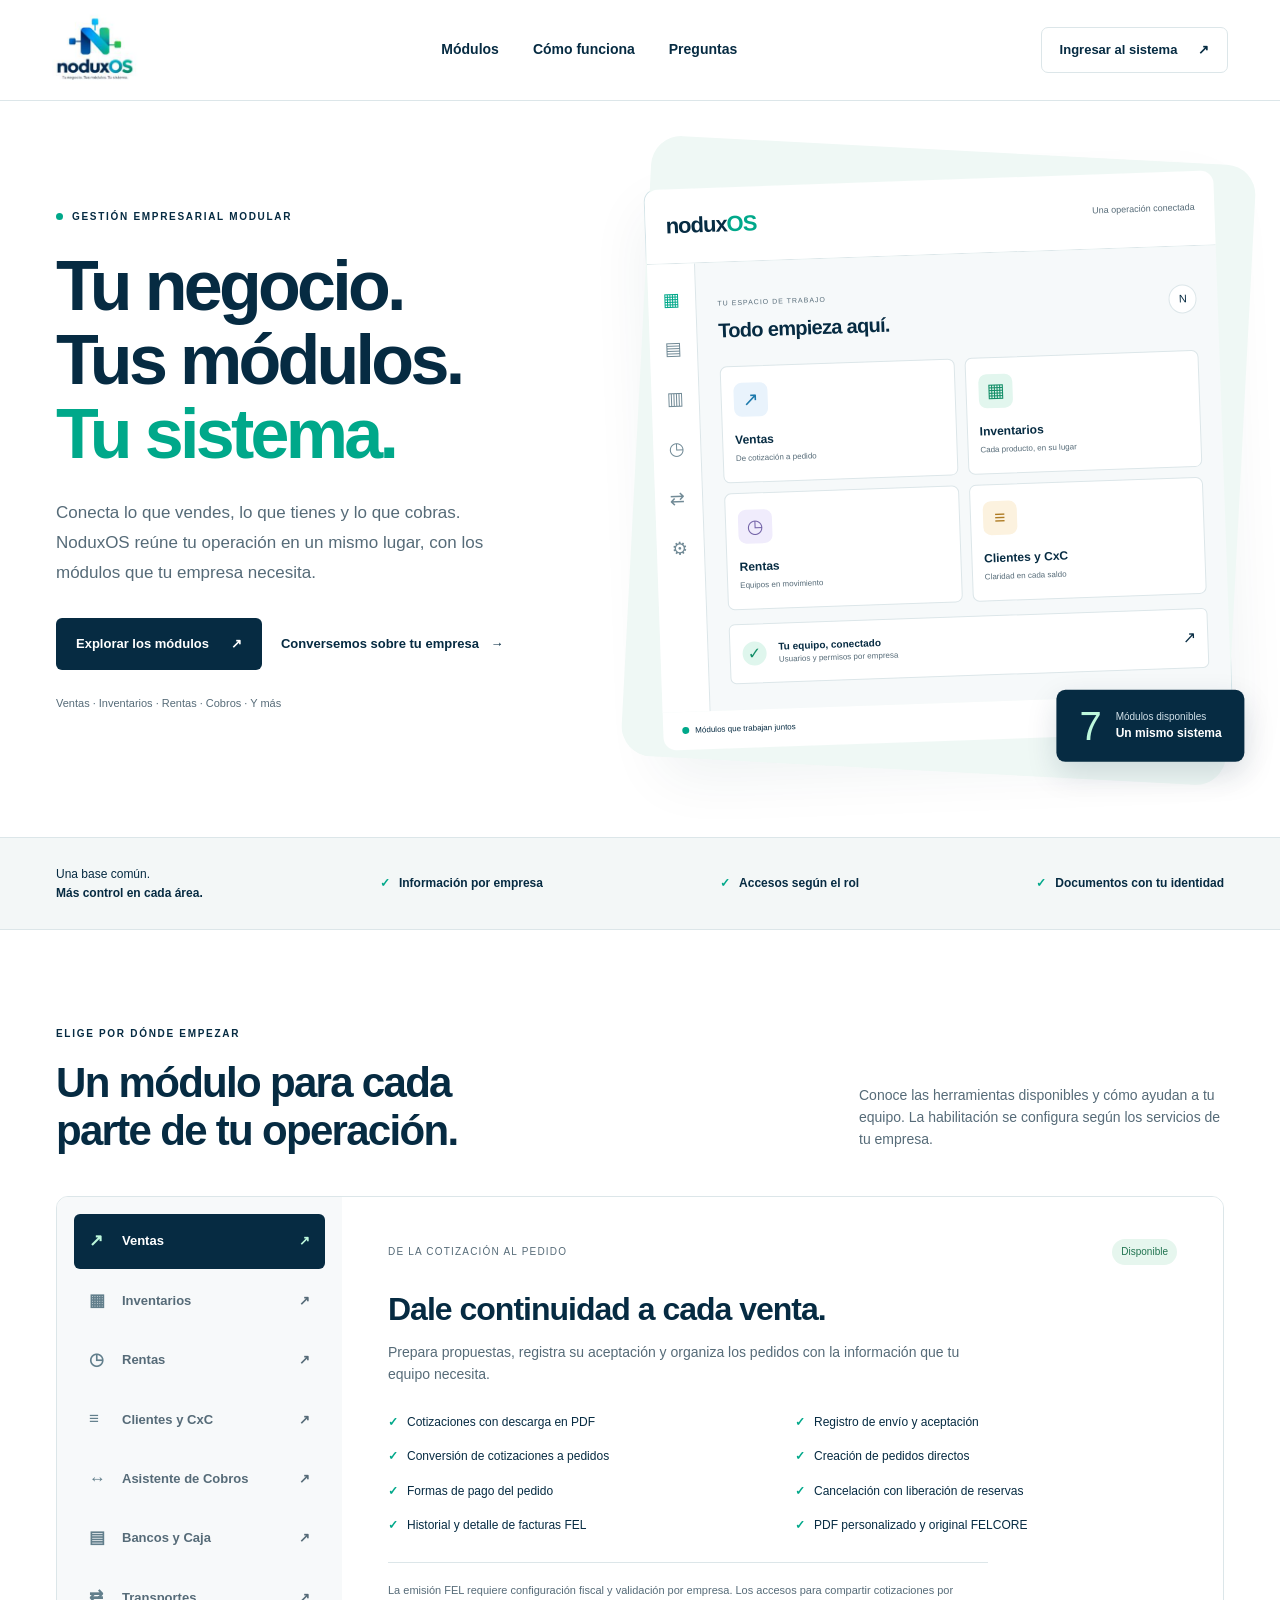
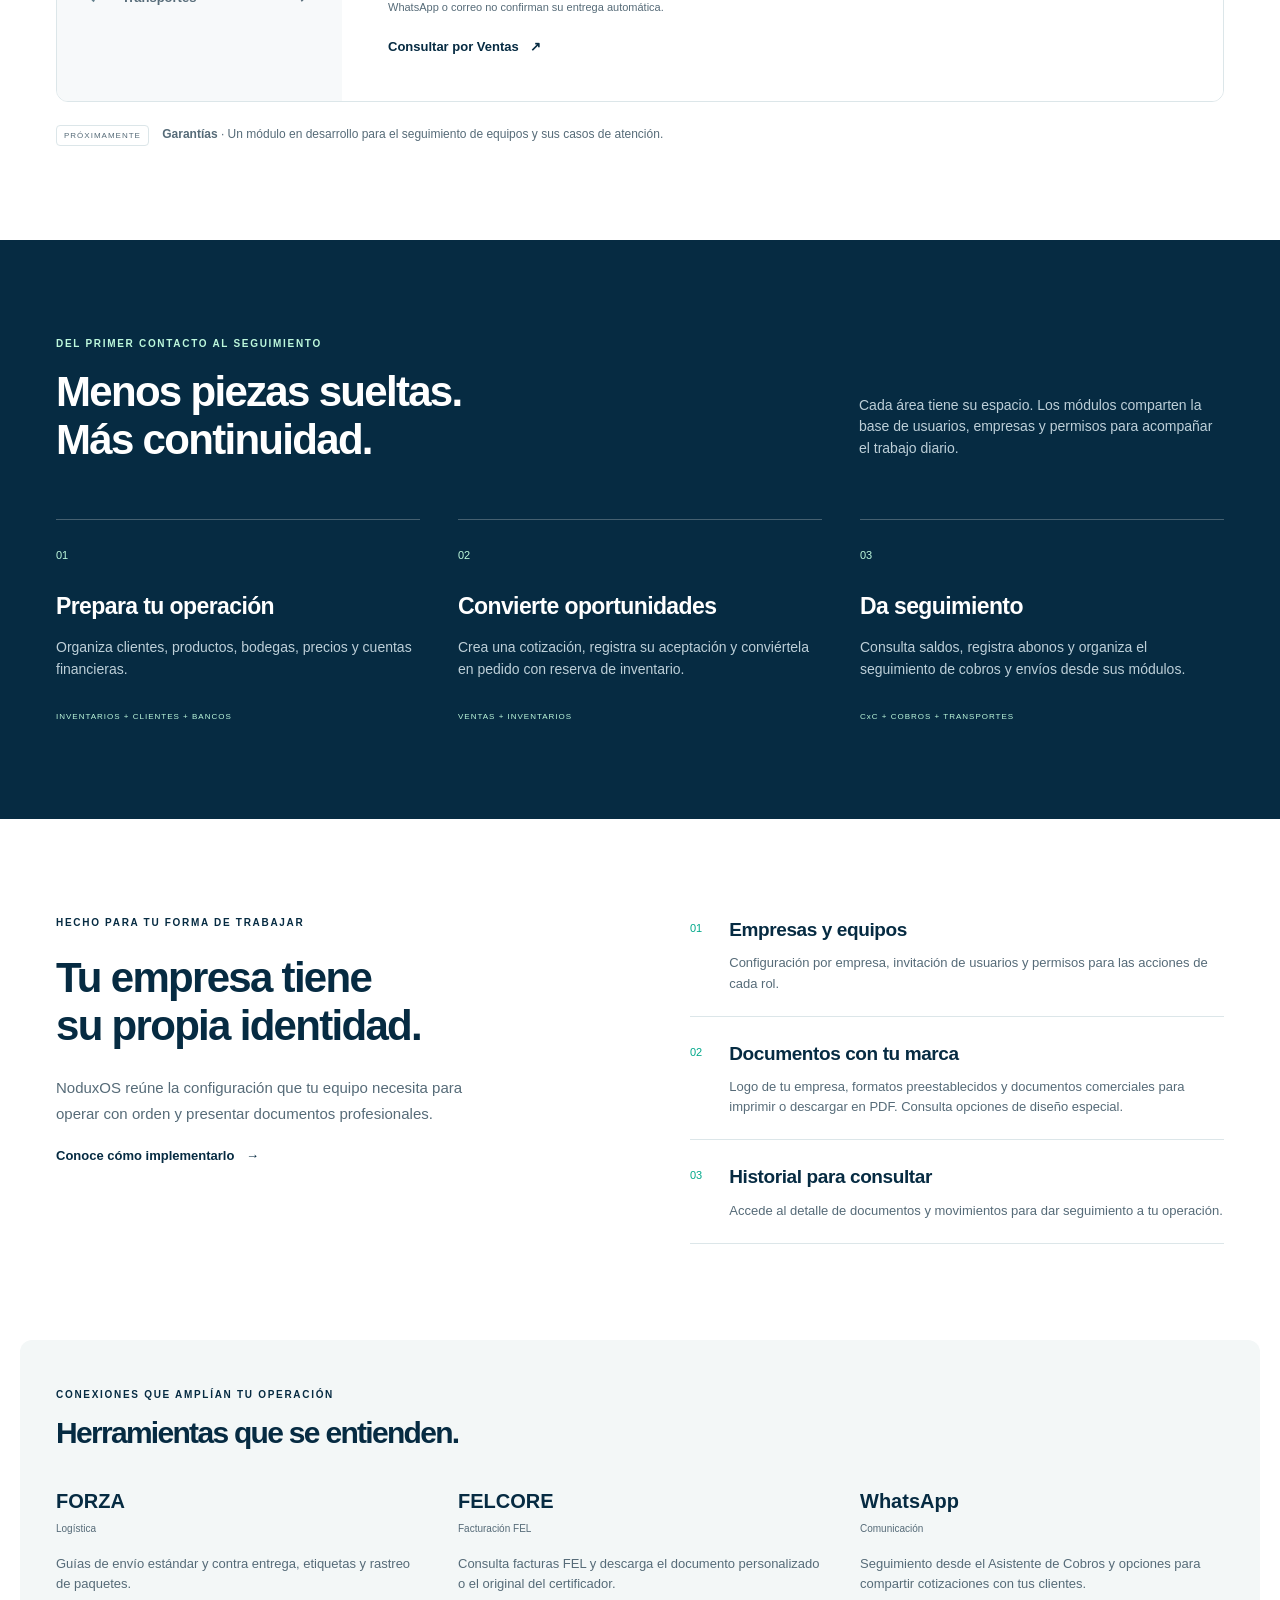
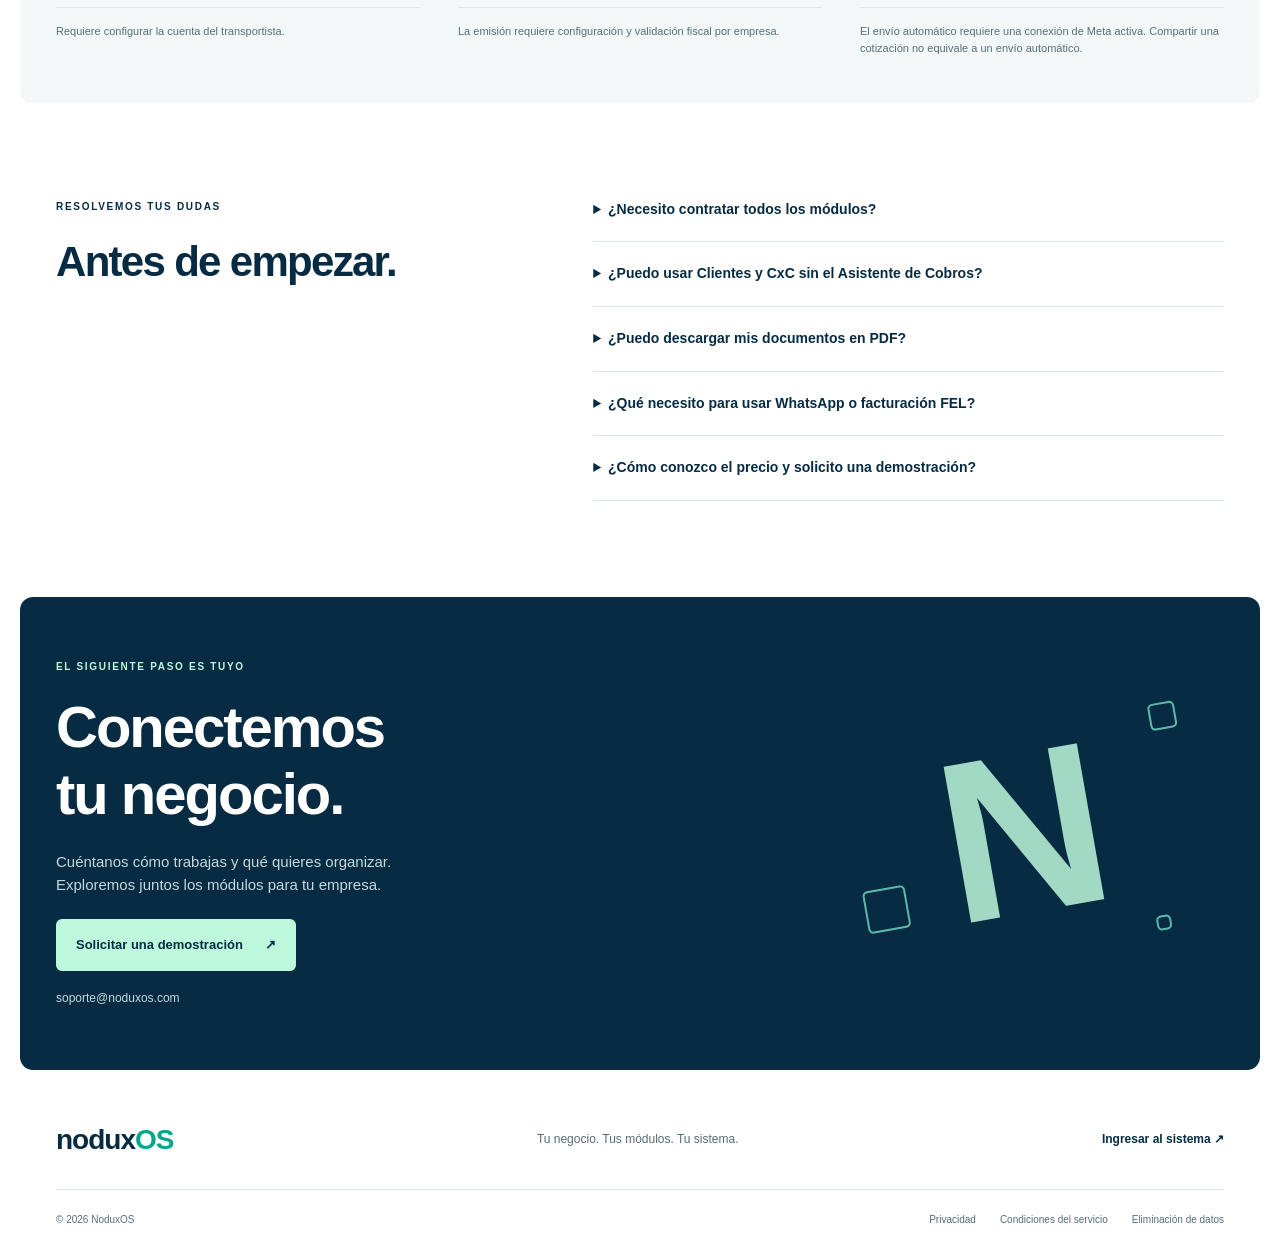
<file: index.html>
<!doctype html>
<html lang="es-GT">
<head>
<meta charset="utf-8"><meta name="viewport" content="width=device-width,initial-scale=1">
<title>NoduxOS | Tu negocio. Tus módulos. Tu sistema.</title>
<meta name="description" content="Conecta ventas, inventarios, rentas, cuentas por cobrar, cobros, bancos y transportes con NoduxOS. Descubre los módulos para gestionar tu empresa en Guatemala.">
<meta name="theme-color" content="#062b42"><link rel="canonical" href="https://noduxos.com/">
<meta property="og:type" content="website"><meta property="og:locale" content="es_GT"><meta property="og:title" content="NoduxOS — Tu negocio. Tus módulos. Tu sistema."><meta property="og:description" content="Una operación conectada. Explora los módulos de ventas, inventarios, rentas, cobros, bancos y transportes."><meta property="og:url" content="https://noduxos.com/">
<link rel="stylesheet" href="assets/site.css">
<script type="module" src="assets/site.js"></script>
</head>
<body>
<a class="skip" href="#contenido">Saltar al contenido</a>
<header class="header"><a class="brand" href="#" aria-label="NoduxOS, inicio"><img class="brand-logo" width="76" height="76" alt="NoduxOS" src="[data-uri]"></a><nav aria-label="Navegación principal"><a href="#modulos">Módulos</a><a href="#conectados">Cómo funciona</a><a href="#preguntas">Preguntas</a></nav><a class="login" href="https://app.noduxos.com">Ingresar al sistema <span aria-hidden="true">↗</span></a></header>
<main id="contenido">
<section class="hero wrap">
<div class="hero-copy"><p class="eyebrow"><span class="dot"></span> GESTIÓN EMPRESARIAL MODULAR</p><h1>Tu negocio.<br>Tus módulos.<br><em>Tu sistema.</em></h1><p class="intro">Conecta lo que vendes, lo que tienes y lo que cobras. NoduxOS reúne tu operación en un mismo lugar, con los módulos que tu empresa necesita.</p><div class="actions"><a class="button primary" href="#modulos">Explorar los módulos <span aria-hidden="true">↗</span></a><a class="text-link" href="#contacto">Conversemos sobre tu empresa <span aria-hidden="true">→</span></a></div><p class="hero-note">Ventas · Inventarios · Rentas · Cobros · Y más</p></div>
<div class="product-scene" aria-label="Vista ilustrativa de módulos conectados en NoduxOS">
<div class="scene-top"><span class="scene-brand">nodux<span>OS</span></span><span class="scene-label">Una operación conectada</span></div>
<div class="scene-body"><aside class="scene-sidebar" aria-hidden="true"><span class="mini-active">▦</span><span>▤</span><span>▥</span><span>◷</span><span>⇄</span><span>⚙</span></aside><div class="scene-main"><div class="scene-heading"><div><span class="micro">TU ESPACIO DE TRABAJO</span><h2>Todo empieza aquí.</h2></div><span class="avatar">N</span></div><div class="scene-grid"><a href="#modulos" data-select="ventas"><span class="tile-icon blue">↗</span><b>Ventas</b><small>De cotización a pedido</small></a><a href="#modulos" data-select="inventarios"><span class="tile-icon mint">▦</span><b>Inventarios</b><small>Cada producto, en su lugar</small></a><a href="#modulos" data-select="rentas"><span class="tile-icon violet">◷</span><b>Rentas</b><small>Equipos en movimiento</small></a><a href="#modulos" data-select="cxc"><span class="tile-icon amber">≡</span><b>Clientes y CxC</b><small>Claridad en cada saldo</small></a></div><div class="scene-flow"><span class="flow-check">✓</span><div><b>Tu equipo, conectado</b><small>Usuarios y permisos por empresa</small></div><span aria-hidden="true">↗</span></div></div></div><div class="scene-footer"><span class="dot"></span> Módulos que trabajan juntos <span>Vista ilustrativa</span></div>
<div class="floating-label"><span>7</span><div>Módulos disponibles<br><b>Un mismo sistema</b></div></div>
</div>
</section>
<section class="value-strip"><div class="wrap strip-inner"><p>Una base común.<br><strong>Más control en cada área.</strong></p><span>Información por empresa</span><span>Accesos según el rol</span><span>Documentos con tu identidad</span></div></section>
<section id="modulos" class="section wrap"><div class="section-heading"><div><p class="eyebrow">ELIGE POR DÓNDE EMPEZAR</p><h2>Un módulo para cada<br>parte de tu operación.</h2></div><p>Conoce las herramientas disponibles y cómo ayudan a tu equipo. La habilitación se configura según los servicios de tu empresa.</p></div>
<div class="module-explorer"><div class="module-tabs" role="tablist" aria-label="Módulos disponibles" aria-orientation="vertical"></div><article class="module-detail" id="module-panel" role="tabpanel" tabindex="0"></article></div>
<noscript><div class="noscript-modules"><h3>Módulos disponibles</h3><p>Ventas permite crear cotizaciones y pedidos. Inventarios reúne productos, bodegas y compras. Rentas organiza equipos y revisiones. Clientes y CxC administra facturas, abonos y saldos. Asistente de Cobros facilita el seguimiento. Bancos y Caja controla cuentas y sesiones de caja. Transportes permite crear guías y rastrear paquetes con FORZA.</p></div></noscript>
<p class="catalog-note"><span class="outline-tag">PRÓXIMAMENTE</span> <strong>Garantías</strong> · Un módulo en desarrollo para el seguimiento de equipos y sus casos de atención.</p></section>
<section id="conectados" class="connected section"><div class="wrap"><div class="section-heading"><div><p class="eyebrow">DEL PRIMER CONTACTO AL SEGUIMIENTO</p><h2>Menos piezas sueltas.<br>Más continuidad.</h2></div><p>Cada área tiene su espacio. Los módulos comparten la base de usuarios, empresas y permisos para acompañar el trabajo diario.</p></div><div class="journey"><article><span class="step">01</span><h3>Prepara tu operación</h3><p>Organiza clientes, productos, bodegas, precios y cuentas financieras.</p><span class="journey-label">INVENTARIOS + CLIENTES + BANCOS</span></article><article><span class="step">02</span><h3>Convierte oportunidades</h3><p>Crea una cotización, registra su aceptación y conviértela en pedido con reserva de inventario.</p><span class="journey-label">VENTAS + INVENTARIOS</span></article><article><span class="step">03</span><h3>Da seguimiento</h3><p>Consulta saldos, registra abonos y organiza el seguimiento de cobros y envíos desde sus módulos.</p><span class="journey-label">CxC + COBROS + TRANSPORTES</span></article></div></div></section>
<section class="section wrap foundation"><div><p class="eyebrow">HECHO PARA TU FORMA DE TRABAJAR</p><h2>Tu empresa tiene<br>su propia identidad.</h2><p class="intro">NoduxOS reúne la configuración que tu equipo necesita para operar con orden y presentar documentos profesionales.</p><a class="text-link" href="#contacto">Conoce cómo implementarlo <span aria-hidden="true">→</span></a></div><div class="foundation-list"><article><span>01</span><div><h3>Empresas y equipos</h3><p>Configuración por empresa, invitación de usuarios y permisos para las acciones de cada rol.</p></div></article><article><span>02</span><div><h3>Documentos con tu marca</h3><p>Logo de tu empresa, formatos preestablecidos y documentos comerciales para imprimir o descargar en PDF. Consulta opciones de diseño especial.</p></div></article><article><span>03</span><div><h3>Historial para consultar</h3><p>Accede al detalle de documentos y movimientos para dar seguimiento a tu operación.</p></div></article></div></section>
<section class="integrations wrap"><div><p class="eyebrow">CONEXIONES QUE AMPLÍAN TU OPERACIÓN</p><h2>Herramientas que se entienden.</h2></div><div class="integration-grid"><article><h3>FORZA <span>Logística</span></h3><p>Guías de envío estándar y contra entrega, etiquetas y rastreo de paquetes.</p><small>Requiere configurar la cuenta del transportista.</small></article><article><h3>FELCORE <span>Facturación FEL</span></h3><p>Consulta facturas FEL y descarga el documento personalizado o el original del certificador.</p><small>La emisión requiere configuración y validación fiscal por empresa.</small></article><article><h3>WhatsApp <span>Comunicación</span></h3><p>Seguimiento desde el Asistente de Cobros y opciones para compartir cotizaciones con tus clientes.</p><small>El envío automático requiere una conexión de Meta activa. Compartir una cotización no equivale a un envío automático.</small></article></div></section>
<section id="preguntas" class="section wrap faq"><div><p class="eyebrow">RESOLVEMOS TUS DUDAS</p><h2>Antes de empezar.</h2></div><div><details><summary>¿Necesito contratar todos los módulos?</summary><p>La plataforma es modular. Los servicios se habilitan por empresa. Conversemos sobre tu operación para definir los módulos y condiciones que necesitas.</p></details><details><summary>¿Puedo usar Clientes y CxC sin el Asistente de Cobros?</summary><p>Sí. Clientes y CxC funciona de forma independiente para consultar clientes, facturas, abonos y estados de cuenta. El Asistente agrega herramientas de seguimiento.</p></details><details><summary>¿Puedo descargar mis documentos en PDF?</summary><p>Sí. Ventas permite descargar cotizaciones y documentos comerciales. Para facturas FEL puedes consultar el formato personalizado y el original disponible del certificador.</p></details><details><summary>¿Qué necesito para usar WhatsApp o facturación FEL?</summary><p>Estas integraciones requieren configuración por empresa. WhatsApp necesita el registro y la conexión correspondiente en Meta. La emisión FEL requiere credenciales del certificador, datos fiscales y validación antes de comenzar a emitir.</p></details><details><summary>¿Cómo conozco el precio y solicito una demostración?</summary><p>Escríbenos a <a href="mailto:soporte@noduxos.com">soporte@noduxos.com</a> e indícanos el giro de tu empresa y los módulos que te interesan. Te ayudaremos a revisar el alcance y las condiciones de implementación.</p></details></div></section>
<section id="contacto" class="contact wrap"><div><p class="eyebrow">EL SIGUIENTE PASO ES TUYO</p><h2>Conectemos<br>tu negocio.</h2><p>Cuéntanos cómo trabajas y qué quieres organizar.<br>Exploremos juntos los módulos para tu empresa.</p><a class="button light" href="mailto:soporte@noduxos.com?subject=Quiero%20conocer%20NoduxOS">Solicitar una demostración <span aria-hidden="true">↗</span></a><a class="contact-email" href="mailto:soporte@noduxos.com">soporte@noduxos.com</a></div><div class="contact-mark" aria-hidden="true"><span>N</span><i></i><i></i><i></i></div></section>
</main>
<footer class="wrap"><div class="footer-top"><a class="footer-brand" href="#">nodux<span>OS</span></a><p>Tu negocio. Tus módulos. Tu sistema.</p><a href="https://app.noduxos.com">Ingresar al sistema ↗</a></div><div class="footer-bottom"><p>© 2026 NoduxOS</p><nav aria-label="Información legal"><a href="politica-de-privacidad.html">Privacidad</a><a href="condiciones-del-servicio.html">Condiciones del servicio</a><a href="eliminacion-de-datos.html">Eliminación de datos</a></nav></div></footer>
</body></html>
</file>
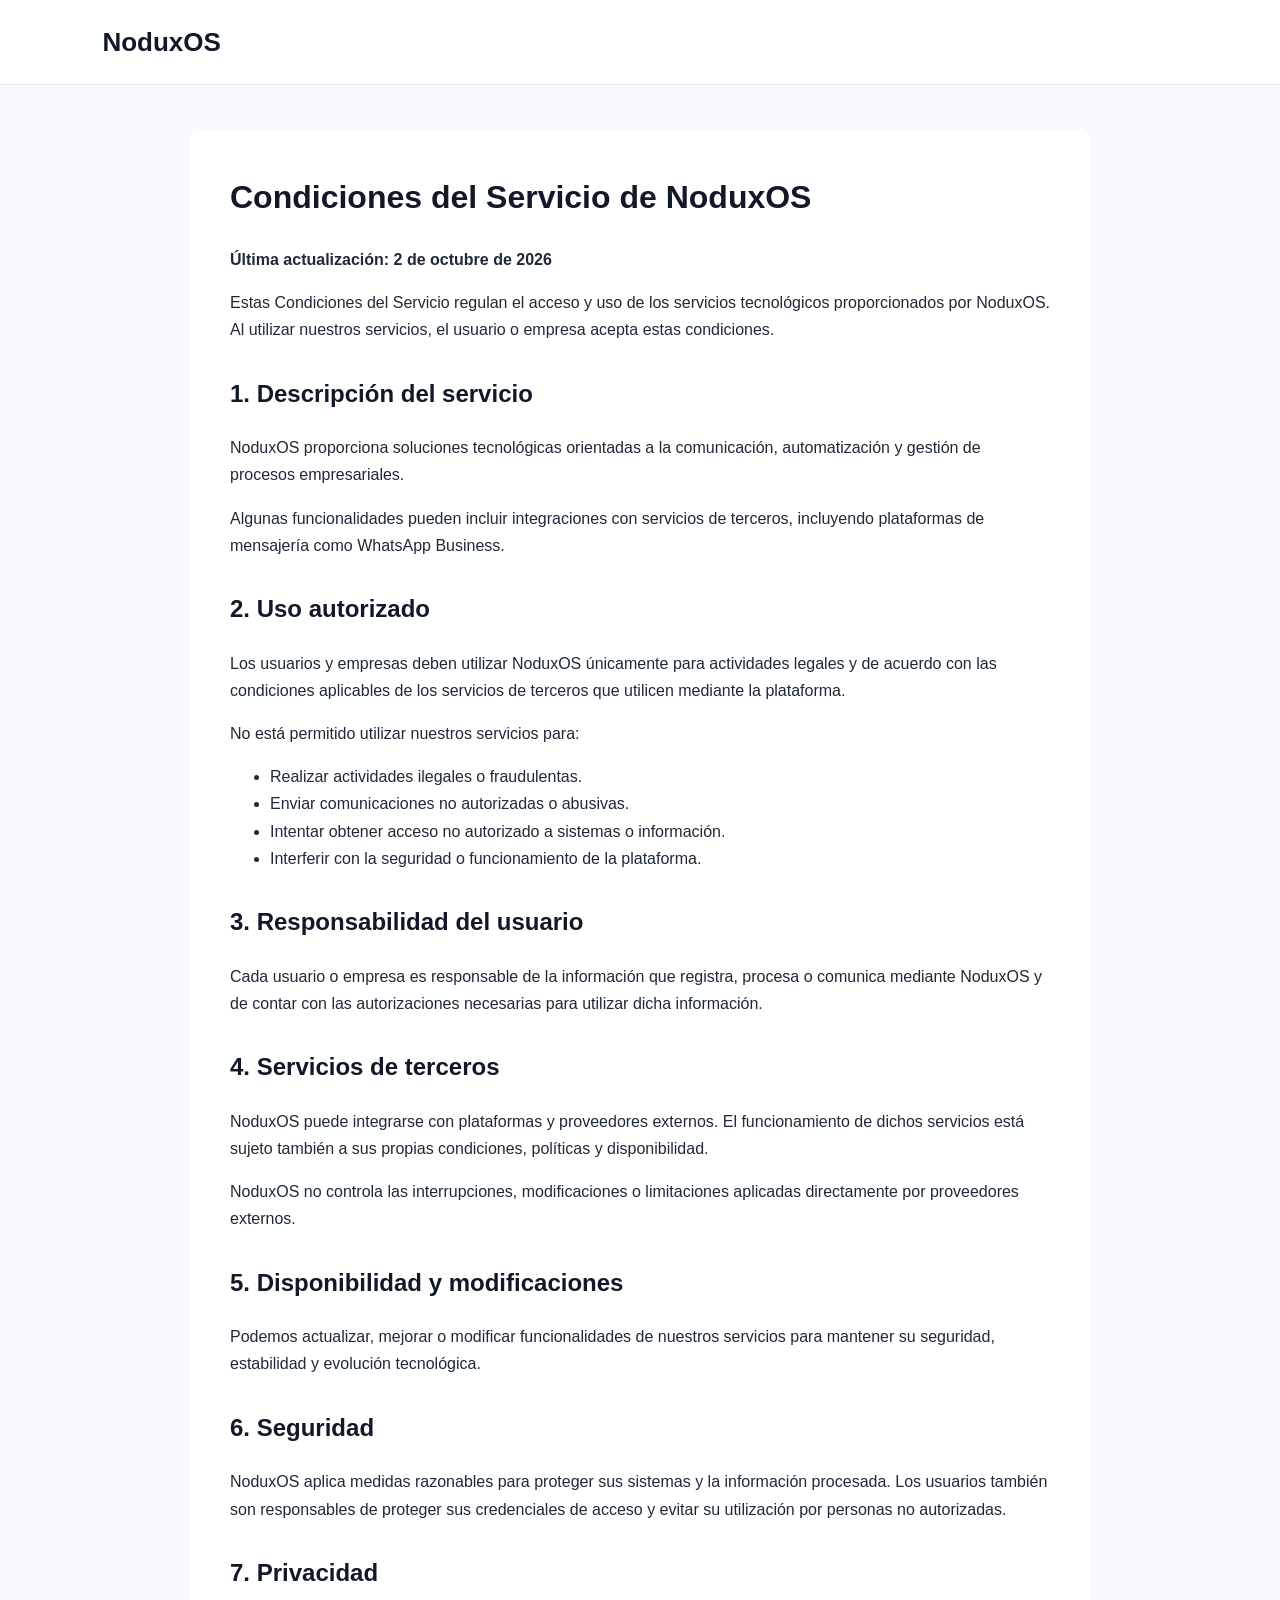
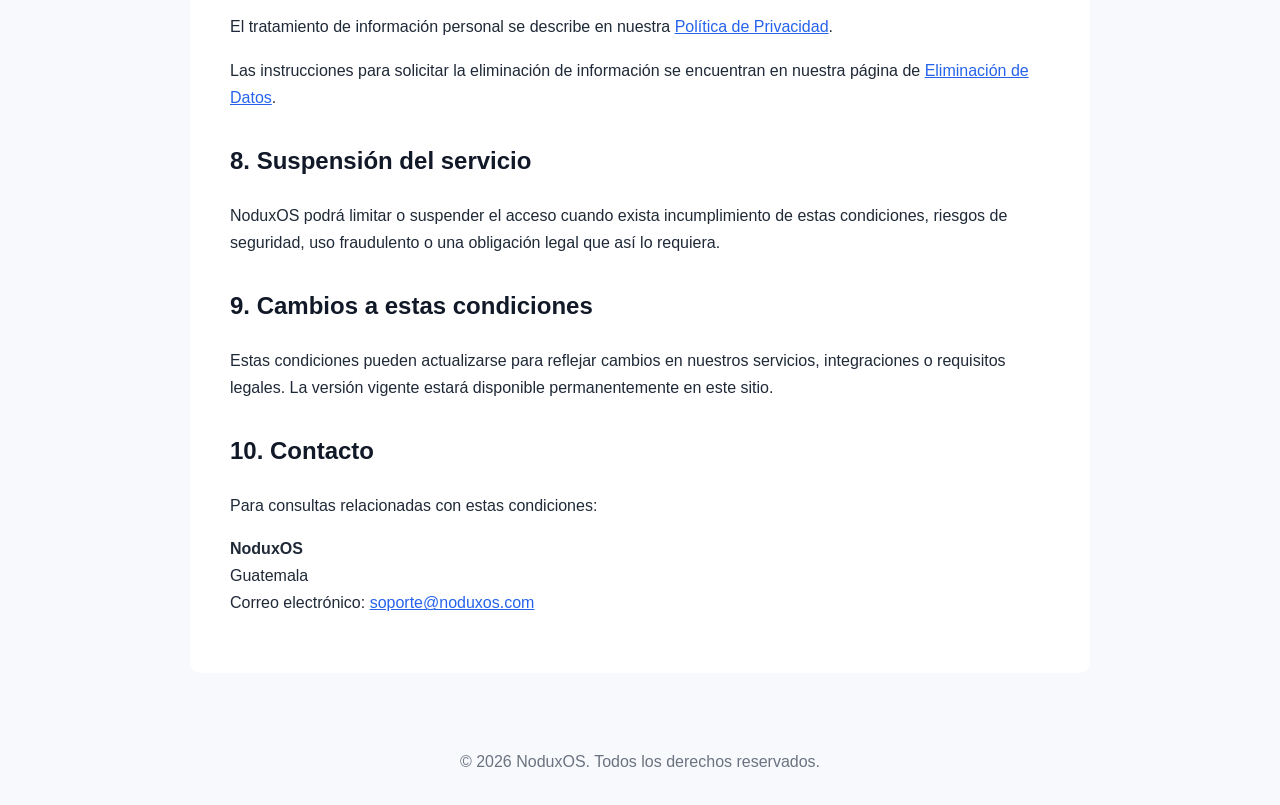
<file: condiciones-del-servicio.html>
<!DOCTYPE html>
<html lang="es">
<head>
  <meta charset="UTF-8">
  <meta name="viewport" content="width=device-width, initial-scale=1.0">
  <title>Condiciones del Servicio | NoduxOS</title>

  <style>
    * { box-sizing: border-box; }

    body {
      margin: 0;
      font-family: Arial, Helvetica, sans-serif;
      background: #f7f9fc;
      color: #1f2937;
      line-height: 1.7;
    }

    header {
      background: #fff;
      border-bottom: 1px solid #e5e7eb;
      padding: 20px 8%;
    }

    header a {
      text-decoration: none;
      color: #111827;
      font-size: 26px;
      font-weight: bold;
    }

    main {
      max-width: 900px;
      margin: 45px auto;
      padding: 40px;
      background: white;
      border-radius: 10px;
    }

    h1 { margin-top: 0; color: #111827; }
    h2 { margin-top: 30px; color: #111827; }
    a { color: #2563eb; }

    footer {
      text-align: center;
      padding: 30px;
      color: #6b7280;
    }

    @media (max-width: 700px) {
      main {
        margin: 20px 12px;
        padding: 25px;
      }
    }
  </style>
</head>

<body>

<header>
  <a href="index.html">NoduxOS</a>
</header>

<main>

  <h1>Condiciones del Servicio de NoduxOS</h1>

  <p><strong>Última actualización: 2 de octubre de 2026</strong></p>

  <p>
    Estas Condiciones del Servicio regulan el acceso y uso de los servicios
    tecnológicos proporcionados por NoduxOS. Al utilizar nuestros servicios,
    el usuario o empresa acepta estas condiciones.
  </p>

  <h2>1. Descripción del servicio</h2>

  <p>
    NoduxOS proporciona soluciones tecnológicas orientadas a la comunicación,
    automatización y gestión de procesos empresariales.
  </p>

  <p>
    Algunas funcionalidades pueden incluir integraciones con servicios de
    terceros, incluyendo plataformas de mensajería como WhatsApp Business.
  </p>

  <h2>2. Uso autorizado</h2>

  <p>
    Los usuarios y empresas deben utilizar NoduxOS únicamente para actividades
    legales y de acuerdo con las condiciones aplicables de los servicios de
    terceros que utilicen mediante la plataforma.
  </p>

  <p>No está permitido utilizar nuestros servicios para:</p>

  <ul>
    <li>Realizar actividades ilegales o fraudulentas.</li>
    <li>Enviar comunicaciones no autorizadas o abusivas.</li>
    <li>Intentar obtener acceso no autorizado a sistemas o información.</li>
    <li>Interferir con la seguridad o funcionamiento de la plataforma.</li>
  </ul>

  <h2>3. Responsabilidad del usuario</h2>

  <p>
    Cada usuario o empresa es responsable de la información que registra,
    procesa o comunica mediante NoduxOS y de contar con las autorizaciones
    necesarias para utilizar dicha información.
  </p>

  <h2>4. Servicios de terceros</h2>

  <p>
    NoduxOS puede integrarse con plataformas y proveedores externos.
    El funcionamiento de dichos servicios está sujeto también a sus propias
    condiciones, políticas y disponibilidad.
  </p>

  <p>
    NoduxOS no controla las interrupciones, modificaciones o limitaciones
    aplicadas directamente por proveedores externos.
  </p>

  <h2>5. Disponibilidad y modificaciones</h2>

  <p>
    Podemos actualizar, mejorar o modificar funcionalidades de nuestros
    servicios para mantener su seguridad, estabilidad y evolución tecnológica.
  </p>

  <h2>6. Seguridad</h2>

  <p>
    NoduxOS aplica medidas razonables para proteger sus sistemas y la
    información procesada. Los usuarios también son responsables de proteger
    sus credenciales de acceso y evitar su utilización por personas no
    autorizadas.
  </p>

  <h2>7. Privacidad</h2>

  <p>
    El tratamiento de información personal se describe en nuestra
    <a href="politica-de-privacidad.html">Política de Privacidad</a>.
  </p>

  <p>
    Las instrucciones para solicitar la eliminación de información se
    encuentran en nuestra página de
    <a href="eliminacion-de-datos.html">Eliminación de Datos</a>.
  </p>

  <h2>8. Suspensión del servicio</h2>

  <p>
    NoduxOS podrá limitar o suspender el acceso cuando exista incumplimiento
    de estas condiciones, riesgos de seguridad, uso fraudulento o una
    obligación legal que así lo requiera.
  </p>

  <h2>9. Cambios a estas condiciones</h2>

  <p>
    Estas condiciones pueden actualizarse para reflejar cambios en nuestros
    servicios, integraciones o requisitos legales. La versión vigente estará
    disponible permanentemente en este sitio.
  </p>

  <h2>10. Contacto</h2>

  <p>
    Para consultas relacionadas con estas condiciones:
  </p>

  <p>
    <strong>NoduxOS</strong><br>
    Guatemala<br>
    Correo electrónico:
    <a href="mailto:soporte@noduxos.com">soporte@noduxos.com</a>
  </p>

</main>

<footer>
  © 2026 NoduxOS. Todos los derechos reservados.
</footer>

</body>
</html>
</file>
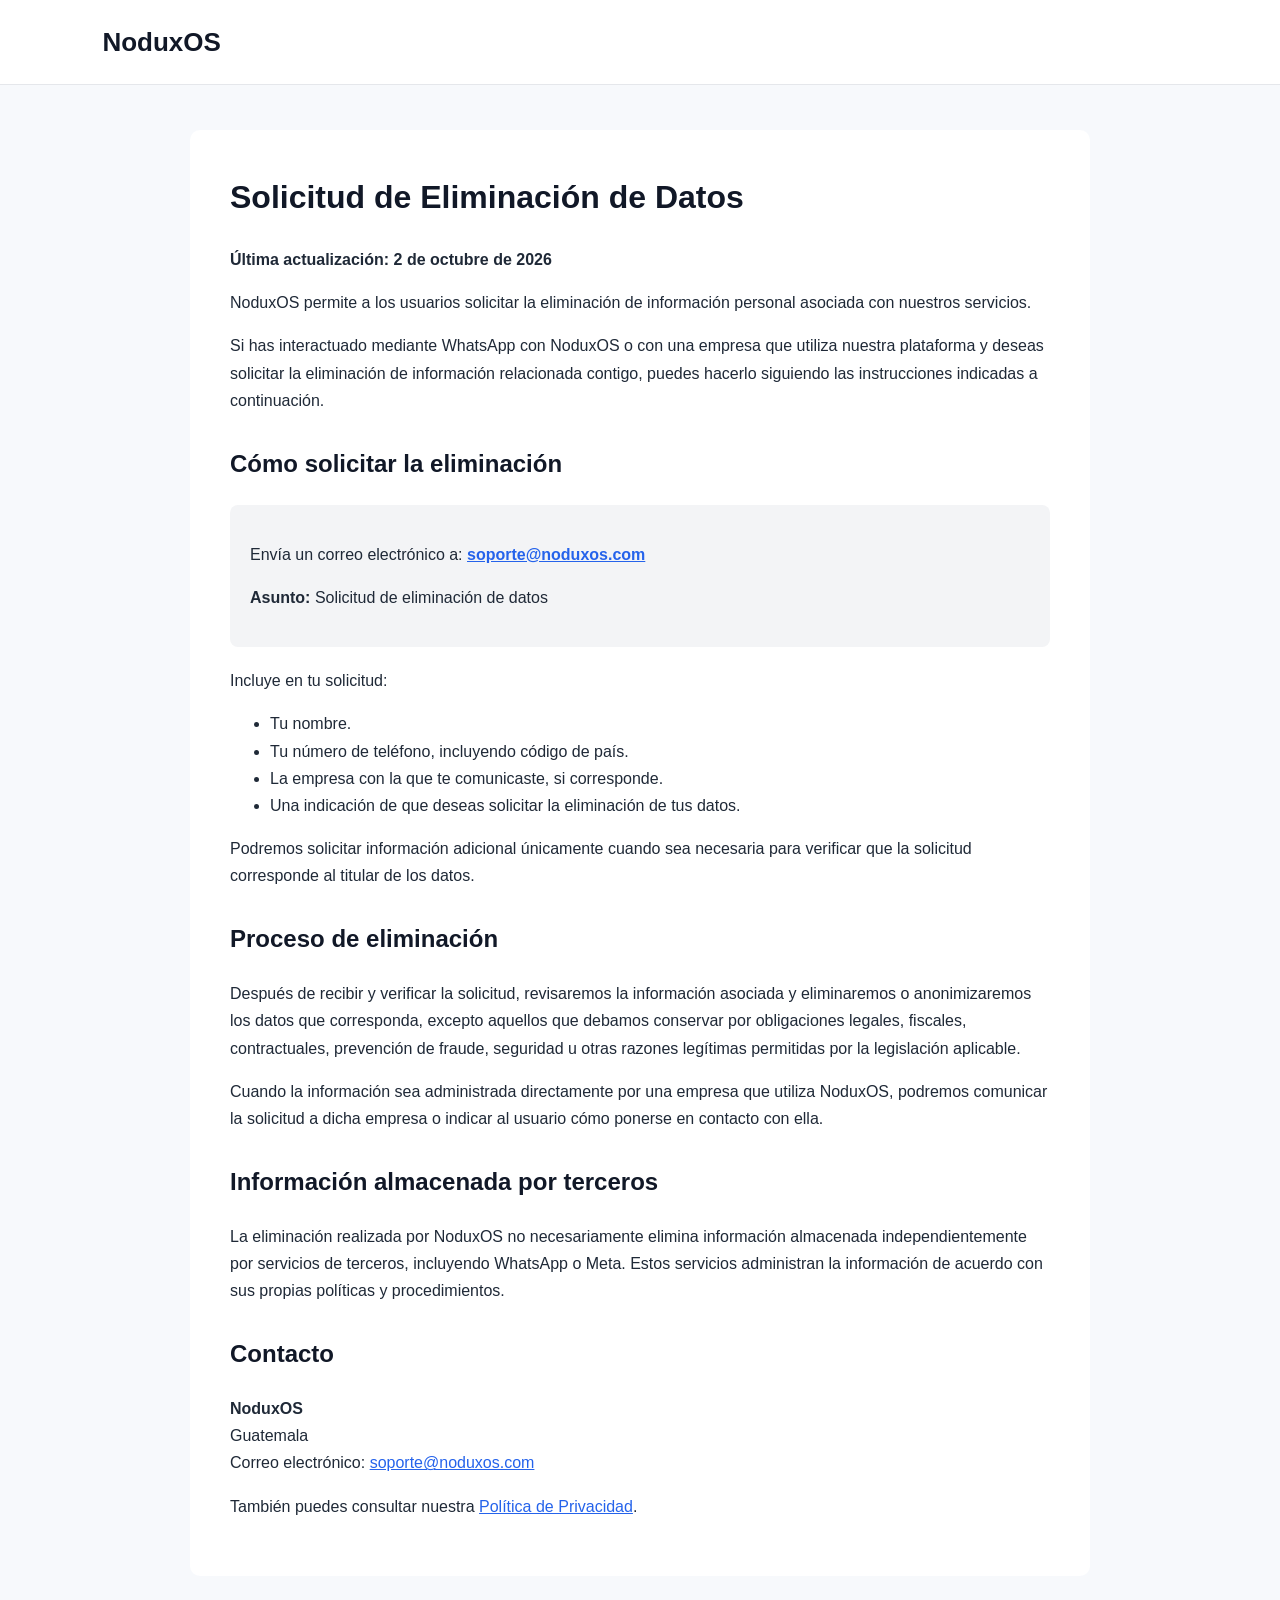
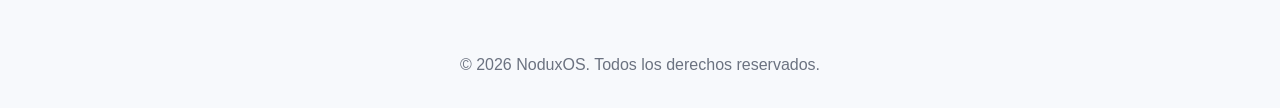
<file: eliminacion-de-datos.html>
<!DOCTYPE html>
<html lang="es">
<head>
  <meta charset="UTF-8">
  <meta name="viewport" content="width=device-width, initial-scale=1.0">
  <title>Eliminación de Datos | NoduxOS</title>

  <style>
    * { box-sizing: border-box; }

    body {
      margin: 0;
      font-family: Arial, Helvetica, sans-serif;
      background: #f7f9fc;
      color: #1f2937;
      line-height: 1.7;
    }

    header {
      background: #fff;
      border-bottom: 1px solid #e5e7eb;
      padding: 20px 8%;
    }

    header a {
      text-decoration: none;
      color: #111827;
      font-size: 26px;
      font-weight: bold;
    }

    main {
      max-width: 900px;
      margin: 45px auto;
      padding: 40px;
      background: white;
      border-radius: 10px;
    }

    h1 { margin-top: 0; color: #111827; }
    h2 { margin-top: 30px; color: #111827; }
    a { color: #2563eb; }

    .box {
      background: #f3f4f6;
      padding: 20px;
      border-radius: 8px;
      margin: 20px 0;
    }

    footer {
      text-align: center;
      padding: 30px;
      color: #6b7280;
    }

    @media (max-width: 700px) {
      main {
        margin: 20px 12px;
        padding: 25px;
      }
    }
  </style>
</head>

<body>

<header>
  <a href="index.html">NoduxOS</a>
</header>

<main>

  <h1>Solicitud de Eliminación de Datos</h1>

  <p><strong>Última actualización: 2 de octubre de 2026</strong></p>

  <p>
    NoduxOS permite a los usuarios solicitar la eliminación de información
    personal asociada con nuestros servicios.
  </p>

  <p>
    Si has interactuado mediante WhatsApp con NoduxOS o con una empresa que
    utiliza nuestra plataforma y deseas solicitar la eliminación de información
    relacionada contigo, puedes hacerlo siguiendo las instrucciones indicadas
    a continuación.
  </p>

  <h2>Cómo solicitar la eliminación</h2>

  <div class="box">
    <p>
      Envía un correo electrónico a:
      <strong>
        <a href="mailto:soporte@noduxos.com">soporte@noduxos.com</a>
      </strong>
    </p>

    <p><strong>Asunto:</strong> Solicitud de eliminación de datos</p>
  </div>

  <p>Incluye en tu solicitud:</p>

  <ul>
    <li>Tu nombre.</li>
    <li>Tu número de teléfono, incluyendo código de país.</li>
    <li>La empresa con la que te comunicaste, si corresponde.</li>
    <li>Una indicación de que deseas solicitar la eliminación de tus datos.</li>
  </ul>

  <p>
    Podremos solicitar información adicional únicamente cuando sea necesaria
    para verificar que la solicitud corresponde al titular de los datos.
  </p>

  <h2>Proceso de eliminación</h2>

  <p>
    Después de recibir y verificar la solicitud, revisaremos la información
    asociada y eliminaremos o anonimizaremos los datos que corresponda, excepto
    aquellos que debamos conservar por obligaciones legales, fiscales,
    contractuales, prevención de fraude, seguridad u otras razones legítimas
    permitidas por la legislación aplicable.
  </p>

  <p>
    Cuando la información sea administrada directamente por una empresa que
    utiliza NoduxOS, podremos comunicar la solicitud a dicha empresa o indicar
    al usuario cómo ponerse en contacto con ella.
  </p>

  <h2>Información almacenada por terceros</h2>

  <p>
    La eliminación realizada por NoduxOS no necesariamente elimina información
    almacenada independientemente por servicios de terceros, incluyendo
    WhatsApp o Meta. Estos servicios administran la información de acuerdo
    con sus propias políticas y procedimientos.
  </p>

  <h2>Contacto</h2>

  <p>
    <strong>NoduxOS</strong><br>
    Guatemala<br>
    Correo electrónico:
    <a href="mailto:soporte@noduxos.com">soporte@noduxos.com</a>
  </p>

  <p>
    También puedes consultar nuestra
    <a href="politica-de-privacidad.html">Política de Privacidad</a>.
  </p>

</main>

<footer>
  © 2026 NoduxOS. Todos los derechos reservados.
</footer>

</body>
</html>
</file>
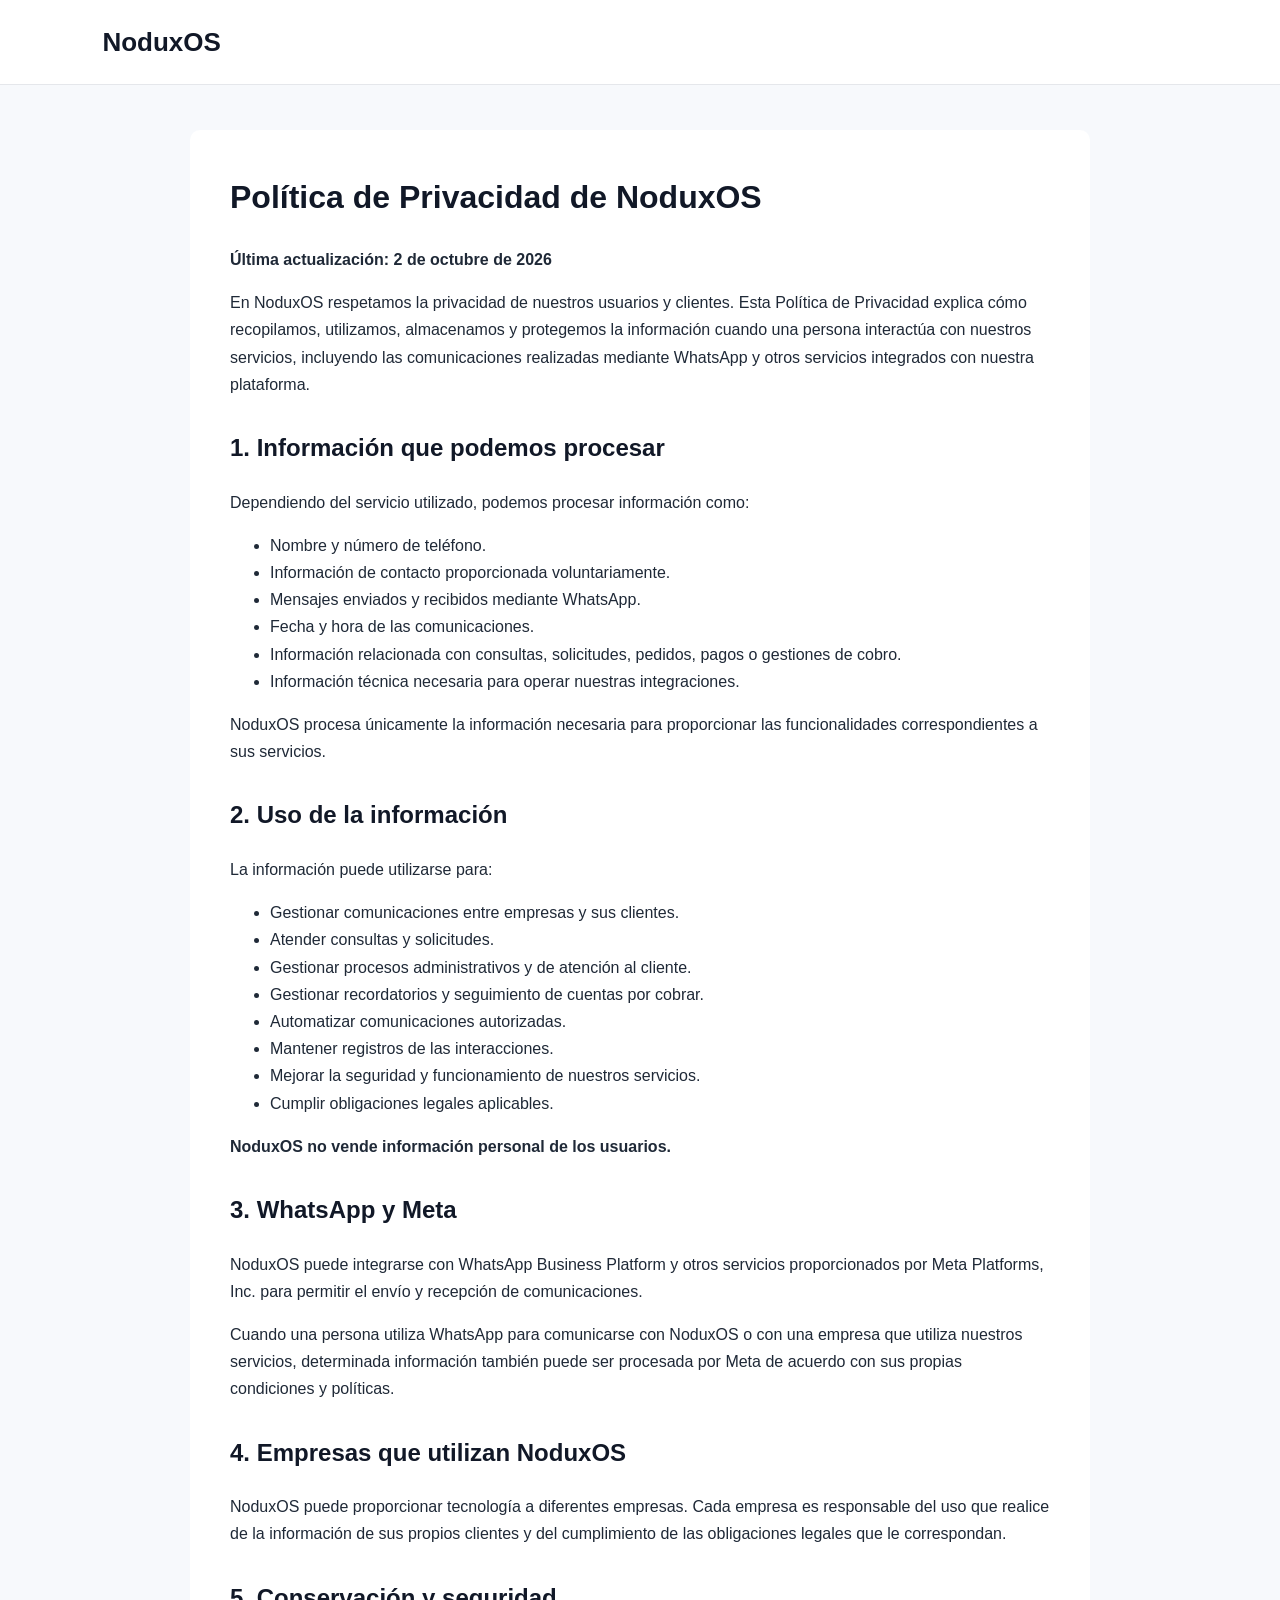
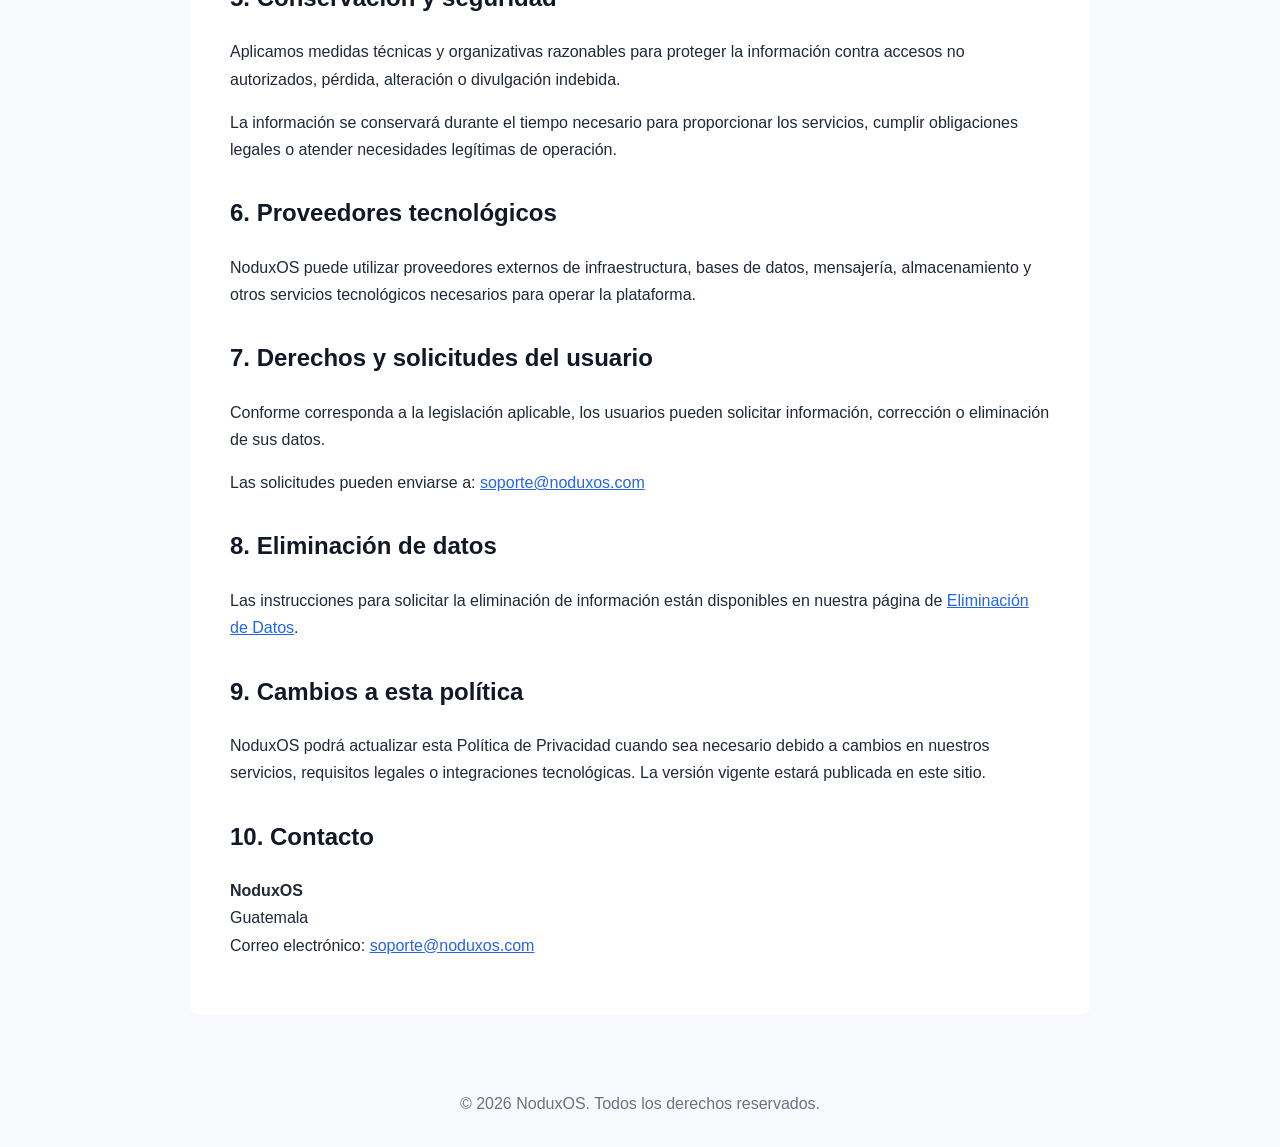
<file: politica-de-privacidad.html>
<!DOCTYPE html>
<html lang="es">
<head>
  <meta charset="UTF-8">
  <meta name="viewport" content="width=device-width, initial-scale=1.0">
  <title>Política de Privacidad | NoduxOS</title>
  <style>
    * { box-sizing: border-box; }
    body {
      margin: 0;
      font-family: Arial, Helvetica, sans-serif;
      background: #f7f9fc;
      color: #1f2937;
      line-height: 1.7;
    }
    header {
      background: #fff;
      border-bottom: 1px solid #e5e7eb;
      padding: 20px 8%;
    }
    header a {
      text-decoration: none;
      color: #111827;
      font-size: 26px;
      font-weight: bold;
    }
    main {
      max-width: 900px;
      margin: 45px auto;
      padding: 40px;
      background: white;
      border-radius: 10px;
    }
    h1 { color: #111827; margin-top: 0; }
    h2 { margin-top: 30px; color: #111827; }
    a { color: #2563eb; }
    footer {
      text-align: center;
      padding: 30px;
      color: #6b7280;
    }
    @media (max-width: 700px) {
      main { margin: 20px 12px; padding: 25px; }
    }
  </style>
</head>

<body>

<header>
  <a href="index.html">NoduxOS</a>
</header>

<main>
  <h1>Política de Privacidad de NoduxOS</h1>
  <p><strong>Última actualización: 2 de octubre de 2026</strong></p>

  <p>
    En NoduxOS respetamos la privacidad de nuestros usuarios y clientes.
    Esta Política de Privacidad explica cómo recopilamos, utilizamos,
    almacenamos y protegemos la información cuando una persona interactúa
    con nuestros servicios, incluyendo las comunicaciones realizadas mediante
    WhatsApp y otros servicios integrados con nuestra plataforma.
  </p>

  <h2>1. Información que podemos procesar</h2>
  <p>Dependiendo del servicio utilizado, podemos procesar información como:</p>
  <ul>
    <li>Nombre y número de teléfono.</li>
    <li>Información de contacto proporcionada voluntariamente.</li>
    <li>Mensajes enviados y recibidos mediante WhatsApp.</li>
    <li>Fecha y hora de las comunicaciones.</li>
    <li>Información relacionada con consultas, solicitudes, pedidos, pagos o gestiones de cobro.</li>
    <li>Información técnica necesaria para operar nuestras integraciones.</li>
  </ul>

  <p>
    NoduxOS procesa únicamente la información necesaria para proporcionar
    las funcionalidades correspondientes a sus servicios.
  </p>

  <h2>2. Uso de la información</h2>
  <p>La información puede utilizarse para:</p>
  <ul>
    <li>Gestionar comunicaciones entre empresas y sus clientes.</li>
    <li>Atender consultas y solicitudes.</li>
    <li>Gestionar procesos administrativos y de atención al cliente.</li>
    <li>Gestionar recordatorios y seguimiento de cuentas por cobrar.</li>
    <li>Automatizar comunicaciones autorizadas.</li>
    <li>Mantener registros de las interacciones.</li>
    <li>Mejorar la seguridad y funcionamiento de nuestros servicios.</li>
    <li>Cumplir obligaciones legales aplicables.</li>
  </ul>

  <p><strong>NoduxOS no vende información personal de los usuarios.</strong></p>

  <h2>3. WhatsApp y Meta</h2>
  <p>
    NoduxOS puede integrarse con WhatsApp Business Platform y otros servicios
    proporcionados por Meta Platforms, Inc. para permitir el envío y recepción
    de comunicaciones.
  </p>

  <p>
    Cuando una persona utiliza WhatsApp para comunicarse con NoduxOS o con una
    empresa que utiliza nuestros servicios, determinada información también
    puede ser procesada por Meta de acuerdo con sus propias condiciones y
    políticas.
  </p>

  <h2>4. Empresas que utilizan NoduxOS</h2>
  <p>
    NoduxOS puede proporcionar tecnología a diferentes empresas. Cada empresa
    es responsable del uso que realice de la información de sus propios
    clientes y del cumplimiento de las obligaciones legales que le correspondan.
  </p>

  <h2>5. Conservación y seguridad</h2>
  <p>
    Aplicamos medidas técnicas y organizativas razonables para proteger la
    información contra accesos no autorizados, pérdida, alteración o divulgación
    indebida.
  </p>

  <p>
    La información se conservará durante el tiempo necesario para proporcionar
    los servicios, cumplir obligaciones legales o atender necesidades legítimas
    de operación.
  </p>

  <h2>6. Proveedores tecnológicos</h2>
  <p>
    NoduxOS puede utilizar proveedores externos de infraestructura, bases de
    datos, mensajería, almacenamiento y otros servicios tecnológicos necesarios
    para operar la plataforma.
  </p>

  <h2>7. Derechos y solicitudes del usuario</h2>
  <p>
    Conforme corresponda a la legislación aplicable, los usuarios pueden
    solicitar información, corrección o eliminación de sus datos.
  </p>

  <p>
    Las solicitudes pueden enviarse a:
    <a href="mailto:soporte@noduxos.com">soporte@noduxos.com</a>
  </p>

  <h2>8. Eliminación de datos</h2>
  <p>
    Las instrucciones para solicitar la eliminación de información están
    disponibles en nuestra página de
    <a href="eliminacion-de-datos.html">Eliminación de Datos</a>.
  </p>

  <h2>9. Cambios a esta política</h2>
  <p>
    NoduxOS podrá actualizar esta Política de Privacidad cuando sea necesario
    debido a cambios en nuestros servicios, requisitos legales o integraciones
    tecnológicas. La versión vigente estará publicada en este sitio.
  </p>

  <h2>10. Contacto</h2>
  <p>
    <strong>NoduxOS</strong><br>
    Guatemala<br>
    Correo electrónico:
    <a href="mailto:soporte@noduxos.com">soporte@noduxos.com</a>
  </p>
</main>

<footer>
  © 2026 NoduxOS. Todos los derechos reservados.
</footer>

</body>
</html>
</file>
<file: assets/site.css>
:root{--ink:#062b42;--muted:#566b78;--green:#00a88a;--mint:#bdf8dc;--line:#dce6e9;--pale:#f3f7f7}*{box-sizing:border-box}html{scroll-behavior:smooth;scroll-padding-top:110px}body{margin:0;color:var(--ink);background:#fff;font-family:Inter,Arial,Helvetica,sans-serif;line-height:1.55}a{color:inherit;text-decoration:none}button{font:inherit}a,button,summary{-webkit-tap-highlight-color:transparent}a:focus-visible,button:focus-visible,summary:focus-visible,[tabindex]:focus-visible{outline:3px solid #087ea4;outline-offset:5px}a:hover{text-decoration:underline}button{cursor:pointer}.wrap{max-width:1240px;margin:auto;padding-left:36px;padding-right:36px}.header{max-width:1440px;margin:auto;position:relative;display:flex;align-items:center;justify-content:space-between;height:101px;padding:0 52px;border-bottom:1px solid var(--line);gap:24px}.brand{height:88px;display:flex;align-items:center}.brand-logo{width:86px;height:86px;object-fit:contain}.header nav{display:flex;gap:34px;font-size:14px;font-weight:600}.login{border:1px solid var(--line);padding:12px 18px;border-radius:7px;font-size:13px;font-weight:700}.login span{margin-left:17px}.hero{display:grid;grid-template-columns:1fr 1.06fr;gap:42px;align-items:center;padding-top:78px;padding-bottom:95px}.eyebrow{font-size:10px;letter-spacing:1.7px;font-weight:800;display:flex;gap:9px;align-items:center;margin:0 0 24px}.dot{display:inline-block;width:7px;height:7px;background:var(--green);border-radius:50%;flex-shrink:0}h1,h2,h3,p{margin-top:0}h1{font-size:70px;line-height:1.06;letter-spacing:-3.7px;margin-bottom:27px;font-weight:750}h1 em{font-style:normal;color:var(--green)}.intro{font-size:17px;line-height:1.75;color:var(--muted);max-width:450px}.actions{display:flex;flex-wrap:wrap;gap:19px;align-items:center;margin-top:30px}.button{display:inline-flex;justify-content:space-between;align-items:center;gap:22px;border-radius:6px;padding:16px 20px;font-size:13px;font-weight:700}.button:hover{text-decoration:none;transform:translateY(-2px)}.primary{background:var(--ink);color:#fff}.text-link{font-size:13px;font-weight:700}.text-link span{margin-left:8px}.hero-note{font-size:11px;color:var(--muted);margin:25px 0 0}.product-scene{position:relative;border:1px solid #d4e4e8;border-radius:13px;background:white;box-shadow:0 24px 60px #12354a12;transform:rotate(-2deg);margin-left:8px}.product-scene:before{content:'';position:absolute;inset:-30px -18px;background:#eff8f5;border-radius:30px;transform:rotate(5deg);z-index:-1}.scene-top{padding:20px;display:flex;align-items:center;justify-content:space-between;border-bottom:1px solid var(--line);border-radius:13px 13px 0 0;background:white}.scene-brand{font-size:22px;font-weight:850;letter-spacing:-1px}.scene-brand span,.footer-brand span{color:var(--green)}.scene-label{font-size:9px;color:var(--muted)}.scene-body{display:flex;background:#f6f9fa}.scene-sidebar{display:flex;flex-direction:column;gap:22px;border-right:1px solid var(--line);padding:22px 15px;color:#718a96;background:white;font-size:18px}.mini-active{color:var(--green)}.scene-main{padding:26px 21px;flex:1;min-width:0}.scene-heading{display:flex;align-items:center;justify-content:space-between;margin-bottom:24px}.micro{font-size:7px;letter-spacing:1px;color:var(--muted)}.scene-heading h2{font-size:20px;letter-spacing:-.7px;margin:6px 0 0}.avatar{border:1px solid var(--line);padding:5px 9px;border-radius:50%;font-size:11px;background:white}.scene-grid{display:grid;grid-template-columns:1fr 1fr;gap:10px}.scene-grid a{background:white;border:1px solid var(--line);border-radius:7px;padding:16px 12px;display:flex;flex-direction:column}.scene-grid a:hover{border-color:var(--green);text-decoration:none}.tile-icon{font-size:19px;display:grid;place-items:center;width:34px;height:34px;border-radius:8px;margin-bottom:14px}.blue{background:#e9f3fc;color:#1c79ac}.mint{background:#e2f6ee;color:#138e68}.violet{background:#f0ecfc;color:#7464a8}.amber{background:#fcf2df;color:#ae7b23}.scene-grid b{font-size:12px}.scene-grid small{font-size:8px;color:var(--muted);margin-top:4px}.scene-flow{display:flex;align-items:center;gap:12px;padding:15px 12px;border:1px solid var(--line);border-radius:6px;margin-top:14px;background:white}.flow-check{background:#dff6ed;color:#138e68;border-radius:50%;width:24px;height:24px;text-align:center}.scene-flow div{flex:1}.scene-flow b,.scene-flow small{display:block;font-size:10px}.scene-flow small{font-size:8px;color:var(--muted)}.scene-footer{padding:13px 19px;background:white;border-radius:0 0 13px 13px;font-size:8px;display:flex;align-items:center;gap:6px}.scene-footer>span:last-child{margin-left:auto;color:#738792}.floating-label{position:absolute;right:-12px;bottom:-28px;display:flex;gap:14px;align-items:center;background:var(--ink);color:white;border-radius:9px;padding:16px 23px;box-shadow:0 12px 30px #082b4226;transform:rotate(2deg)}.floating-label>span{font-size:40px;color:var(--mint);line-height:1}.floating-label div{font-size:10px;color:#d1e1e9}.floating-label b{font-size:12px;color:white}.value-strip{border-block:1px solid var(--line);background:var(--pale)}.strip-inner{display:flex;align-items:center;justify-content:space-between;gap:20px;padding-top:27px;padding-bottom:27px}.strip-inner p{font-size:12px;margin:0}.strip-inner>span{font-size:12px;font-weight:600}.strip-inner>span:before{content:'✓';margin-right:9px;color:var(--green)}.section{padding-top:96px;padding-bottom:96px}.section-heading{display:flex;justify-content:space-between;align-items:end;gap:80px;margin-bottom:42px}h2{font-size:42px;line-height:1.14;letter-spacing:-1.7px;margin-bottom:0}.section-heading>p{max-width:365px;color:var(--muted);font-size:14px;margin-bottom:4px}.section-heading .eyebrow{margin-bottom:17px}.module-explorer{display:grid;grid-template-columns:285px 1fr;min-height:440px;border:1px solid var(--line);border-radius:12px;overflow:hidden}.module-tabs{padding:17px;background:#f7f9fa;display:flex;flex-direction:column;gap:5px}.module-tab{background:none;border:0;text-align:left;display:flex;gap:13px;align-items:center;border-radius:6px;color:var(--muted);padding:14px 15px;font-size:13px;font-weight:650}.module-tab>span:first-child{width:20px;color:#627f8c;font-size:17px}.module-tab>span:last-child{margin-left:auto}.module-tab[aria-selected=true]{background:var(--ink);color:white}.module-tab[aria-selected=true]>span{color:var(--mint)}.module-tab:hover{background:#e5eeee;color:var(--ink)}.module-detail{padding:42px 46px;background:white}.detail-top{display:flex;justify-content:space-between;align-items:center;margin-bottom:25px}.detail-kicker{font-size:10px;letter-spacing:1.2px;color:var(--muted)}.status{font-size:10px;background:#e6f6ee;color:#217450;padding:5px 9px;border-radius:20px}.module-detail h3{font-size:32px;letter-spacing:-1px;line-height:1.2;margin-bottom:14px}.module-detail>p{color:var(--muted);font-size:14px;max-width:600px}.feature-list{padding:0;list-style:none;display:grid;grid-template-columns:1fr 1fr;gap:16px 25px;margin:27px 0}.feature-list li{font-size:12px;display:flex;gap:9px}.feature-list li:before{content:'✓';color:var(--green);font-weight:bold}.module-note{font-size:11px!important;border-top:1px solid var(--line);padding-top:19px;margin-bottom:18px}.catalog-note{font-size:12px;color:var(--muted);margin:23px 0 0}.outline-tag{font-size:8px;letter-spacing:1px;border:1px solid var(--line);padding:5px 7px;margin-right:10px;border-radius:4px}.connected{background:var(--ink);color:white}.connected .eyebrow{color:var(--mint)}.connected .section-heading>p{color:#bdcfd8}.journey{display:grid;grid-template-columns:repeat(3,1fr);gap:38px;margin-top:55px}.journey article{border-top:1px solid #456070;padding-top:22px}.step{font-size:11px;color:var(--mint)}.journey h3{font-size:23px;letter-spacing:-.6px;margin:22px 0 13px}.journey p{font-size:14px;color:#bdcfd8}.journey-label{display:block;font-size:8px;letter-spacing:1px;color:var(--mint);margin-top:30px}.foundation{display:grid;grid-template-columns:1fr 1fr;gap:100px}.foundation .intro{margin-top:25px;font-size:15px}.foundation-list article{display:flex;gap:27px;border-bottom:1px solid var(--line);padding:22px 0}.foundation-list article:first-child{padding-top:0}.foundation-list article>span{font-size:11px;color:var(--green);margin-top:5px}.foundation-list h3{font-size:19px;margin-bottom:9px;letter-spacing:-.4px}.foundation-list p{color:var(--muted);font-size:13px;margin-bottom:0}.integrations{padding-top:47px;padding-bottom:45px;background:var(--pale);border-radius:12px}.integrations h2{font-size:30px}.integrations .eyebrow{margin-bottom:14px}.integration-grid{display:grid;grid-template-columns:repeat(3,1fr);gap:38px;margin-top:35px}.integration-grid h3{font-size:20px;margin-bottom:18px}.integration-grid h3 span{display:block;font-size:10px;font-weight:400;color:var(--muted);margin-top:4px}.integration-grid p{font-size:13px;color:var(--muted)}.integration-grid small{font-size:11px;display:block;color:#586f78;border-top:1px solid var(--line);padding-top:15px}.faq{display:grid;grid-template-columns:1fr 1.35fr;gap:70px}.faq details{border-bottom:1px solid var(--line);padding:21px 0}.faq details:first-child{padding-top:0}.faq summary{cursor:pointer;font-size:14px;font-weight:650;padding-right:20px}.faq details p{color:var(--muted);font-size:13px;margin:17px 0 0}.faq details a{text-decoration:underline}.contact{background:var(--ink);color:white;border-radius:13px;padding-top:62px;padding-bottom:62px;display:flex;justify-content:space-between;align-items:center;overflow:hidden}.contact .eyebrow{color:var(--mint);margin-bottom:20px}.contact h2{font-size:58px;letter-spacing:-2px}.contact p:not(.eyebrow){font-size:15px;color:#c5d8df;margin:23px 0}.light{background:var(--mint);color:var(--ink)}.contact-email{font-size:12px;display:block;margin-top:18px;color:#c5d8df}.contact-mark{width:340px;height:280px;position:relative;display:grid;place-items:center;margin-right:30px;transform:rotate(-10deg)}.contact-mark>span{font-size:230px;font-weight:900;color:var(--mint);line-height:1;opacity:.85}.contact-mark i{position:absolute;width:27px;height:27px;border:2px solid #5dbaaa;border-radius:5px;right:0;top:35px}.contact-mark i:nth-child(3){left:0;top:170px;width:43px;height:43px}.contact-mark i:nth-child(4){right:40px;top:245px;width:15px;height:15px}footer{padding-top:48px!important;padding-bottom:30px!important}.footer-top,.footer-bottom{display:flex;align-items:center;justify-content:space-between;gap:20px}.footer-brand{font-size:28px;font-weight:850;letter-spacing:-1px}.footer-top p{font-size:12px;color:var(--muted);margin:0}.footer-top>a:last-child{font-size:12px;font-weight:600}.footer-bottom{margin-top:28px;border-top:1px solid var(--line);padding-top:22px;color:var(--muted);font-size:10px}.footer-bottom p{margin:0}.footer-bottom nav{display:flex;gap:24px}.skip{position:absolute;top:-100px;left:15px;background:white;padding:15px;z-index:10}.skip:focus{top:5px}.noscript-modules{padding:20px}.module-explorer:has(.module-tabs:empty){display:none}@media(min-width:1440px){.hero{padding-top:100px;padding-bottom:115px}}@media(max-width:1050px){h1{font-size:57px}.hero{gap:24px}.header{padding:0 30px}.scene-main{padding:20px 12px}.scene-sidebar{padding:20px 10px}.scene-heading h2{font-size:17px}.floating-label{right:0}.section-heading{gap:35px}.foundation{gap:55px}.module-explorer{grid-template-columns:240px 1fr}.module-detail{padding:30px}.contact{margin:0 22px}.integrations{margin:0 22px}}@media(max-width:760px){.wrap{padding-left:23px;padding-right:23px}.header{padding:0 18px;height:84px;gap:10px}.brand-logo{width:70px;height:70px}.header nav{gap:16px;font-size:12px}.header nav a:nth-child(2),.header nav a:nth-child(3){display:none}.login{font-size:11px;padding:10px}.login span{margin-left:5px}.hero{grid-template-columns:1fr;padding-top:45px;padding-bottom:65px;gap:52px}h1{font-size:59px;letter-spacing:-3px}.intro{font-size:16px}.hero-copy .eyebrow{font-size:9px}.hero-note{font-size:10px}.product-scene{margin:0 8px 10px}.scene-main{padding:22px 18px}.scene-heading h2{font-size:22px}.scene-grid a{padding:15px}.scene-grid b{font-size:13px}.scene-grid small{font-size:9px}.scene-sidebar{padding:22px 13px}.scene-top{padding:17px}.scene-label{font-size:8px}.floating-label{bottom:-24px;right:0;padding:12px 19px}.floating-label>span{font-size:31px}.strip-inner{display:grid;grid-template-columns:1fr 1fr;padding-top:24px;padding-bottom:24px;gap:20px}.strip-inner>span{font-size:10px}.strip-inner p{font-size:11px}.section{padding-top:65px;padding-bottom:65px}.section-heading{display:block;margin-bottom:29px}h2{font-size:33px;letter-spacing:-1.3px}.section-heading>p{margin:22px 0 0;max-width:none;font-size:13px}.eyebrow{font-size:9px}.module-explorer{display:block}.module-tabs{display:flex;flex-direction:row;overflow-x:auto;padding:12px;gap:7px}.module-tab{flex-shrink:0;padding:12px;font-size:12px;gap:7px}.module-tab>span:last-child{display:none}.module-detail{padding:27px 22px}.module-detail h3{font-size:28px}.module-detail>p{font-size:13px}.feature-list{grid-template-columns:1fr;gap:13px}.feature-list li{font-size:12px}.catalog-note{font-size:11px;line-height:1.9}.journey{grid-template-columns:1fr;gap:25px;margin-top:35px}.journey h3{margin-top:14px}.journey-label{margin-top:20px}.foundation{grid-template-columns:1fr;gap:35px}.integration-grid{grid-template-columns:1fr;gap:29px}.integrations{margin:0 15px;padding:32px 23px}.integrations h2{font-size:27px}.integration-grid h3 span{display:inline;margin-left:9px}.faq{grid-template-columns:1fr;gap:33px}.faq summary{font-size:13px}.contact{margin:0 15px;padding:38px 25px}.contact h2{font-size:47px}.contact-mark{display:none}.contact .eyebrow{font-size:8px}.footer-top{flex-wrap:wrap}.footer-top p{width:100%;order:3;font-size:11px}.footer-bottom{align-items:start;gap:14px}.footer-bottom nav{flex-direction:column;gap:10px}.footer-bottom p{white-space:nowrap}}@media(prefers-reduced-motion:reduce){html{scroll-behavior:auto}.button:hover{transform:none}}
</file>
